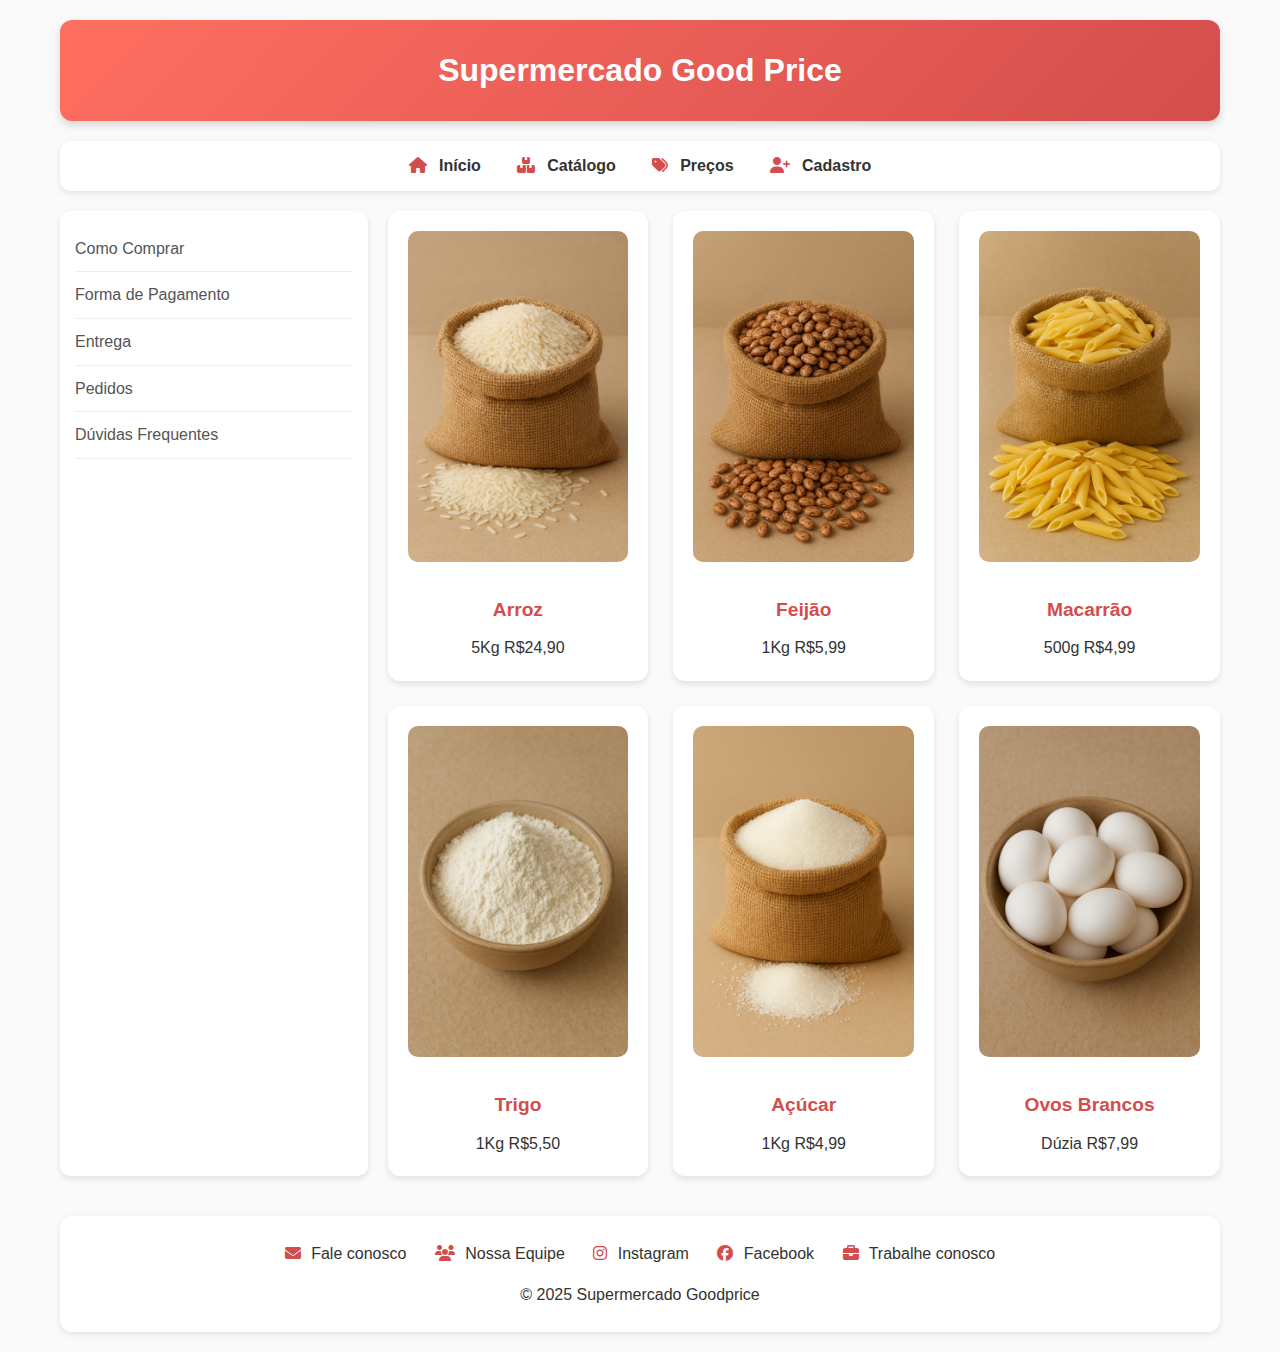
<file: index.html>
<!DOCTYPE html>
<html lang="pt-br">

<head>
    <meta charset="UTF-8">
    <meta name="viewport" content="width=device-width, initial-scale=1.0">

    <meta name="description" content="Site destinado a venda de produtos alimentícios">
    <meta name="keywords" content="mercado, venda, catálogo, pedido, entrega, arroz, feijão, macarrão, trigo, ovos">

    <title>Supermercado Good Price</title>
    <link rel="stylesheet" href="style.css">
    <link rel="stylesheet" href="https://cdnjs.cloudflare.com/ajax/libs/font-awesome/6.5.0/css/all.min.css">
</head>

<body>
    <div class="container">

        <header>
            <h1>Supermercado Good Price</h1>
        </header>


        <nav>
            <ul>
                <li><a href="index.html"><i class="fas fa-home"></i> Início</a></li>
                <li><a href="catalogo.html"><i class="fas fa-boxes"></i> Catálogo</a></li>
                <li><a href="precos.html"><i class="fas fa-tags"></i> Preços</a></li>
                <li><a href="cadastro.html"><i class="fas fa-user-plus"></i> Cadastro</a></li>
            </ul>
        </nav>


        <div class="conteudo">


            <aside>
                <div class="barra__lateral">
                    <a href="">Como Comprar</a>
                    <a href="">Forma de Pagamento</a>
                    <a href="">Entrega</a>
                    <a href="">Pedidos</a>
                    <a href="">Dúvidas Frequentes</a>
                </div>
            </aside>


            <main class="principal">

                <section class="catalogo">

                    <article>
                        <img src="assets/imagem arroz.png" width="250" height="250" alt="saco de arroz">
                        <h3>Arroz</h3>
                        <p>5Kg R$24,90</p>
                    </article>

                    <article>
                        <img src="assets/imagem feijao.png" width="250" height="250" alt="saco de feijão">
                        <h3>Feijão</h3>
                        <p>1Kg R$5,99</p>
                    </article>

                    <article>
                        <img src="assets/imagem macarrao.png" width="250" height="250" alt="macarrão cru">
                        <h3>Macarrão</h3>
                        <p>500g R$4,99</p>
                    </article>

                    <article>
                        <img src="assets/imagem trigo moido.png" width="250" height="250" alt="tigela com trigo moído">
                        <h3>Trigo</h3>
                        <p>1Kg R$5,50</p>
                    </article>

                    <article>
                        <img src="assets/imagem acucar.png" width="250" height="250" alt="macarrão cru">
                        <h3>Açúcar</h3>
                        <p>1Kg R$4,99</p>
                    </article>

                    <article>
                        <img src="assets/imagem ovos brancos.png" width="250" height="250" alt="ovos brancos em tigela">
                        <h3>Ovos Brancos</h3>
                        <p>Dúzia R$7,99</p>
                    </article>

                </section>

            </main>
        </div>


        <footer>
            <section class="footer__top">
                <a href=""><i class="fas fa-envelope"></i> Fale conosco</a>
                <a href=""><i class="fas fa-users"></i> Nossa Equipe</a>
                <a href=""><i class="fab fa-instagram"></i> Instagram</a>
                <a href=""><i class="fab fa-facebook"></i> Facebook</a>
                <a href=""><i class="fas fa-briefcase"></i> Trabalhe conosco</a>
            </section>
            <section>
                <p>&copy; 2025 Supermercado Goodprice</p>
            </section>
        </footer>

    </div>
</body>

</html>
</file>
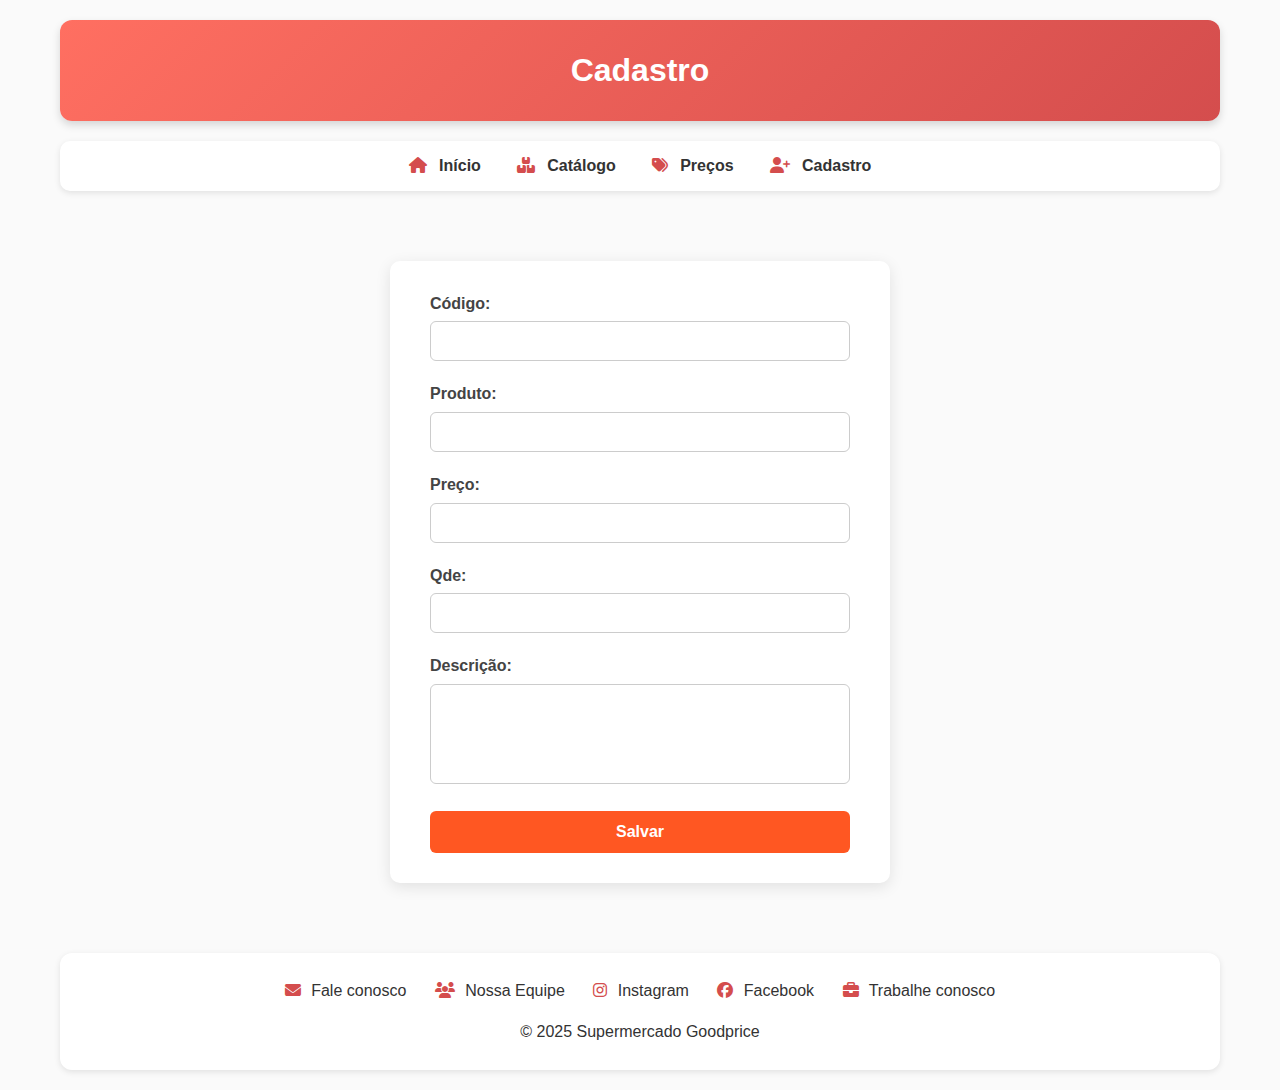
<file: cadastro.html>
<!DOCTYPE html>
<html lang="pt-br">

<head>
    <meta charset="UTF-8">
    <meta name="viewport" content="width=device-width, initial-scale=1.0">
    <title>Cadastro de Produtos</title>
    <link rel="stylesheet" href="style.css">
    <link rel="stylesheet" href="https://cdnjs.cloudflare.com/ajax/libs/font-awesome/6.5.0/css/all.min.css">
</head>

<body>

    <div class="container">

        <header>
            <h1>Cadastro</h1>
        </header>

        <nav>
            <ul>
                <li><a href="index.html"><i class="fas fa-home"></i> Início</a></li>
                <li><a href="catalogo.html"><i class="fas fa-boxes"></i> Catálogo</a></li>
                <li><a href="precos.html"><i class="fas fa-tags"></i> Preços</a></li>
                <li><a href="cadastro.html"><i class="fas fa-user-plus"></i> Cadastro</a></li>
            </ul>
        </nav>



        <div class="formulario">
            <form action="">

                <label for="codigo">Código:</label>
                <input type="number" id="codigo" name="codigo">

                <label for="produto">Produto:</label>
                <input type="text" id="produto" name="produto">

                <label for="preco">Preço:</label>
                <input type="number" id="preco" name="preco" step="0.01">

                <label for="quantidade">Qde:</label>
                <input type="number" id="quantidade" name="quantidade">

                <label for="descricao">Descrição:</label>
                <textarea name="descricao" id="descricao" cols="30"></textarea>

                <button type="submit">Salvar</button>
            </form>

           
        </div>
         <footer>
                <section class="footer__top">
                    <a href=""><i class="fas fa-envelope"></i> Fale conosco</a>
                    <a href=""><i class="fas fa-users"></i> Nossa Equipe</a>
                    <a href=""><i class="fab fa-instagram"></i> Instagram</a>
                    <a href=""><i class="fab fa-facebook"></i> Facebook</a>
                    <a href=""><i class="fas fa-briefcase"></i> Trabalhe conosco</a>
                </section>
                <section>
                    <p>&copy; 2025 Supermercado Goodprice</p>
                </section>
            </footer>
    </div>
</body>

</html>
</file>
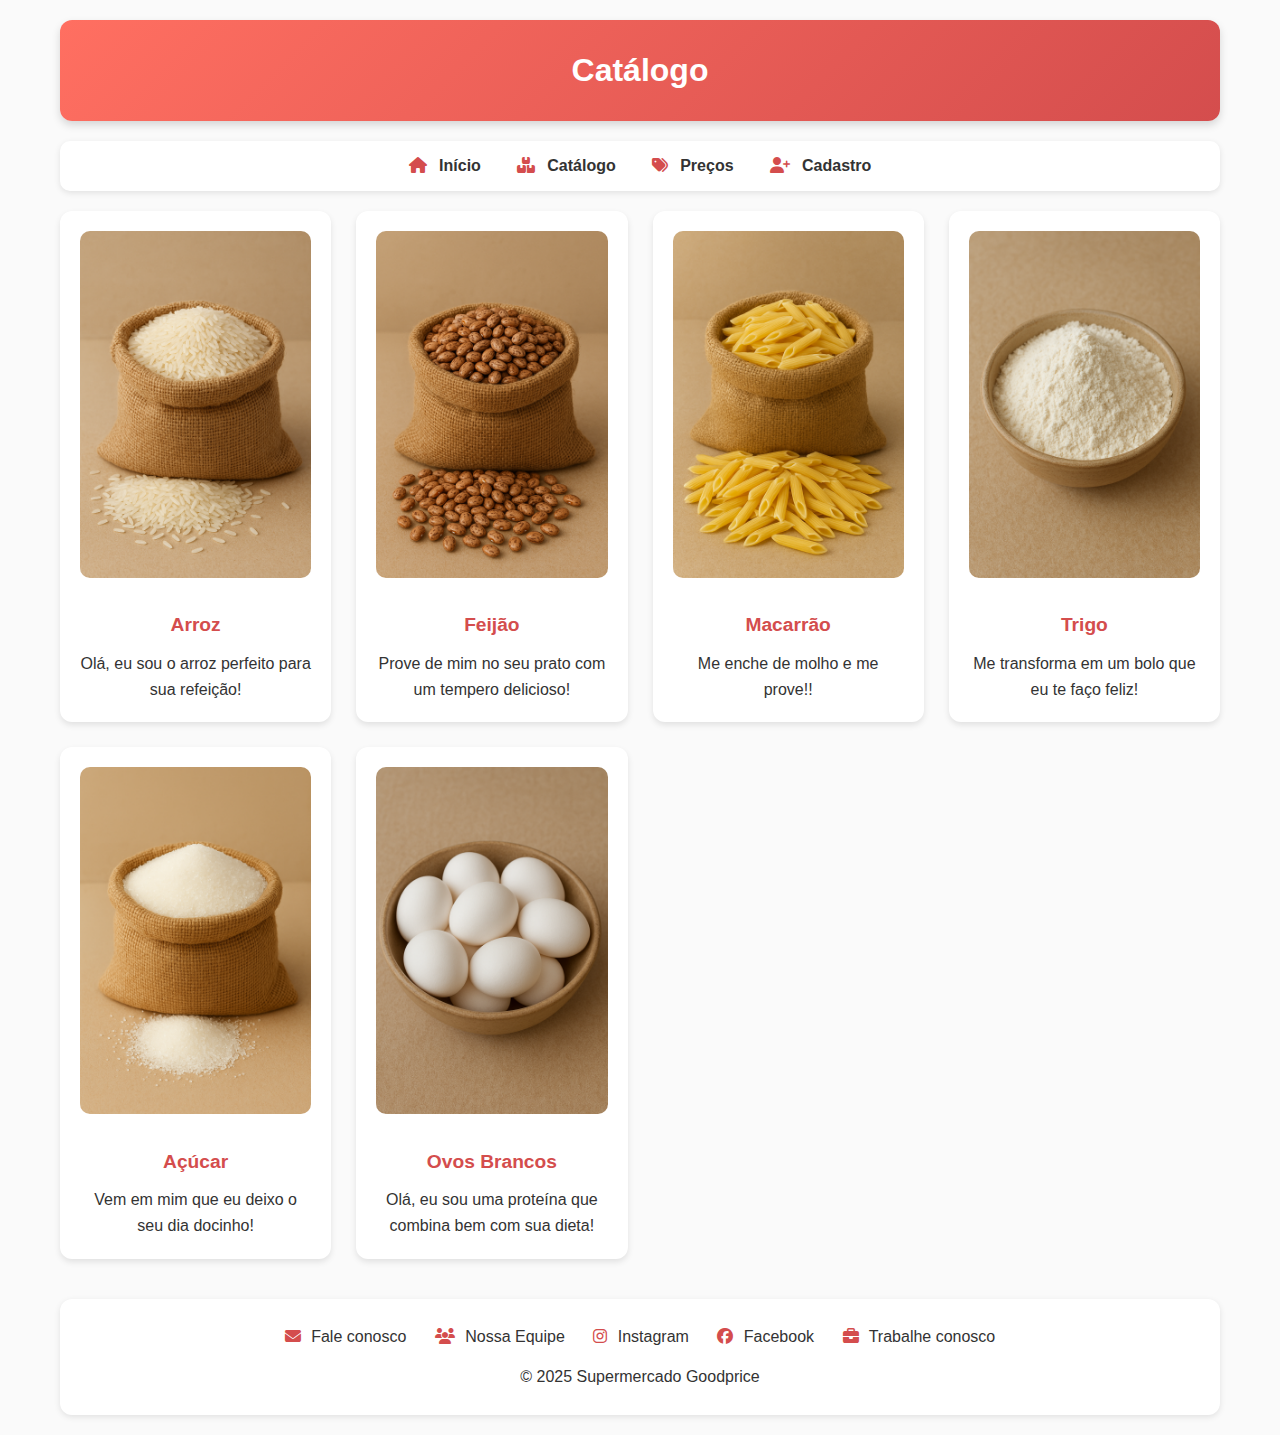
<file: catalogo.html>
<!DOCTYPE html>
<html lang="pt-br">

<head>
    <meta charset="UTF-8">
    <meta name="viewport" content="width=device-width, initial-scale=1.0">

    <meta name="description" content="Site destinado a venda de produtos alimentícios">
    <meta name="keywords" content="mercado, venda, catálogo, pedido, entrega, arroz, feijão, macarrão, trigo, ovos">

    <title>Supermercado Bom Preço</title>
    <link rel="stylesheet" href="style.css">
    <link rel="stylesheet" href="https://cdnjs.cloudflare.com/ajax/libs/font-awesome/6.5.0/css/all.min.css">
</head>

<body>
    <div class="container">

        <header>
            <h1>Catálogo</h1>
        </header>


        <nav>
            <ul>
                <li><a href="index.html"><i class="fas fa-home"></i> Início</a></li>
                <li><a href="catalogo.html"><i class="fas fa-boxes"></i> Catálogo</a></li>
                <li><a href="precos.html"><i class="fas fa-tags"></i> Preços</a></li>
                <li><a href="cadastro.html"><i class="fas fa-user-plus"></i> Cadastro</a></li>
            </ul>
        </nav>


        <div class="conteudo">




            <main class="principal">

                <section class="catalogo">

                    <article>
                        <img src="assets/imagem arroz.png" width="250" height="250" alt="saco de arroz">
                        <h3>Arroz</h3>
                        <p>Olá, eu sou o arroz perfeito para sua refeição!</p>
                    </article>

                    <article>
                        <img src="assets/imagem feijao.png" width="250" height="250" alt="saco de feijão">
                        <h3>Feijão</h3>
                        <p>Prove de mim no seu prato com um tempero delicioso!</p>
                    </article>

                    <article>
                        <img src="assets/imagem macarrao.png" width="250" height="250" alt="macarrão cru">
                        <h3>Macarrão</h3>
                        <p>Me enche de molho e me prove!!</p>
                    </article>

                    <article>
                        <img src="assets/imagem trigo moido.png" width="250" height="250" alt="tigela com trigo moído">
                        <h3>Trigo</h3>
                        <p>Me transforma em um bolo que eu te faço feliz!</p>
                    </article>

                    <article>
                        <img src="assets/imagem acucar.png" width="250" height="250" alt="macarrão cru">
                        <h3>Açúcar</h3>
                        <p>Vem em mim que eu deixo o seu dia docinho!</p>
                    </article>

                    <article>
                        <img src="assets/imagem ovos brancos.png" width="250" height="250" alt="ovos brancos em tigela">
                        <h3>Ovos Brancos</h3>
                        <p>Olá, eu sou uma proteína que combina bem com sua dieta!</p>
                    </article>

                </section>

            </main>
        </div>


        <footer>
            <section class="footer__top">
                <a href=""><i class="fas fa-envelope"></i> Fale conosco</a>
                <a href=""><i class="fas fa-users"></i> Nossa Equipe</a>
                <a href=""><i class="fab fa-instagram"></i> Instagram</a>
                <a href=""><i class="fab fa-facebook"></i> Facebook</a>
                <a href=""><i class="fas fa-briefcase"></i> Trabalhe conosco</a>
            </section>
            <section>
                <p>&copy; 2025 Supermercado Goodprice</p>
            </section>
        </footer>

    </div>
</body>

</html>
</file>
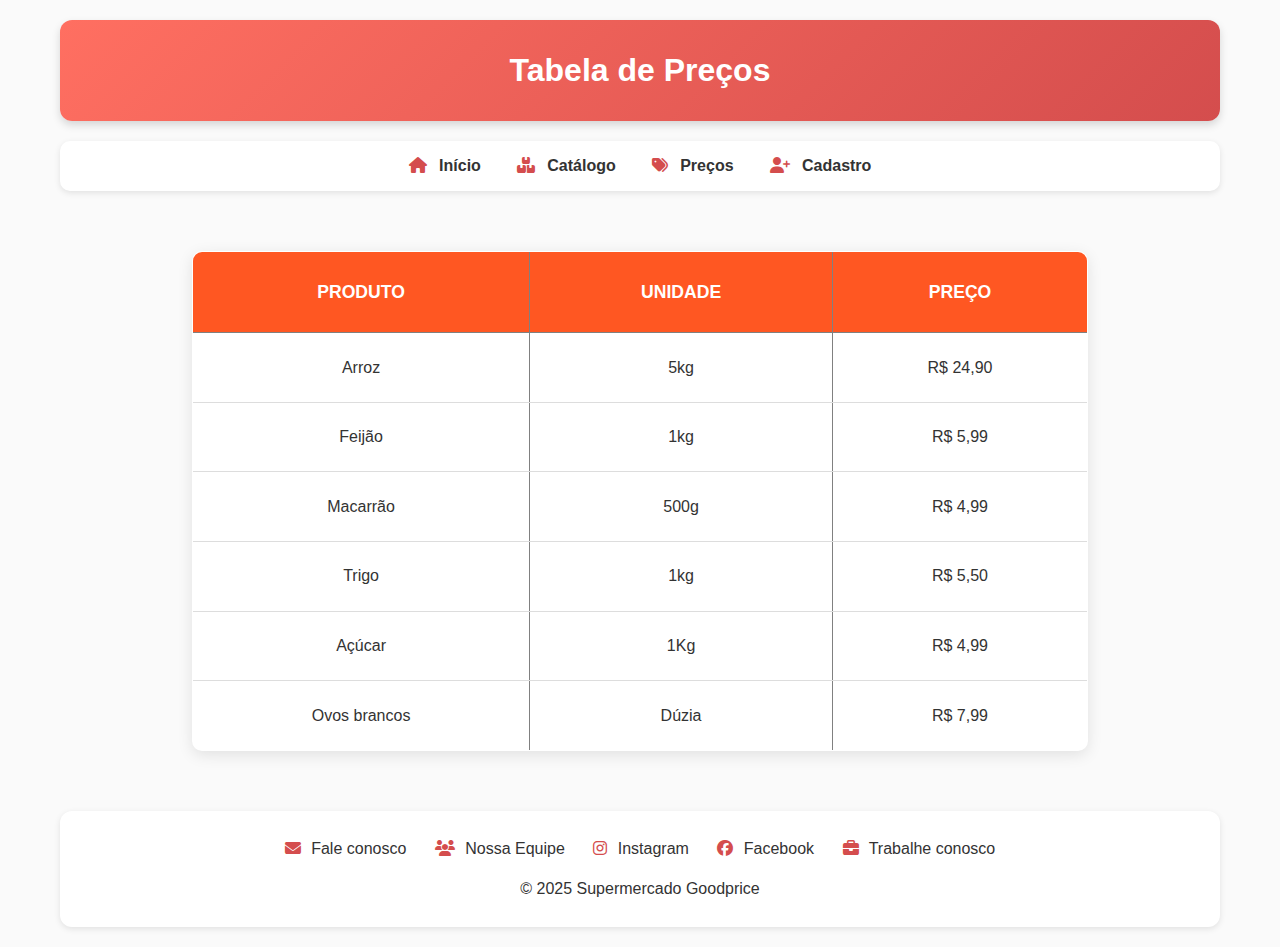
<file: precos.html>
<!DOCTYPE html>
<html lang="pt-br">

<head>
    <meta charset="UTF-8">
    <meta name="viewport" content="width=device-width, initial-scale=1.0">

    <meta name="description" content="Site destinado a venda de produtos alimentícios">
    <meta name="keywords" content="mercado, venda, catálogo, pedido, entrega, arroz, feijão, macarrão, trigo, ovos">

    <title>Tabela de Preços</title>

    <link rel="stylesheet" href="style.css">
    <link rel="stylesheet" href="https://cdnjs.cloudflare.com/ajax/libs/font-awesome/6.5.0/css/all.min.css">
</head>

<body>

    <div class="container">

        <header>
            <h1>Tabela de Preços</h1>
        </header>

        <nav>
            <ul>
                <li><a href="index.html"><i class="fas fa-home"></i> Início</a></li>
                <li><a href="catalogo.html"><i class="fas fa-boxes"></i> Catálogo</a></li>
                <li><a href="precos.html"><i class="fas fa-tags"></i> Preços</a></li>
                <li><a href="cadastro.html"><i class="fas fa-user-plus"></i> Cadastro</a></li>
            </ul>
        </nav>



        <div class="tabela__preco">
            <table border="1" width="800px" height="500px">
                <tr>
                    <th>Produto</th>
                    <th>Unidade</th>
                    <th>Preço</th>
                </tr>

                <tr>
                    <td>Arroz</td>
                    <td>5kg</td>
                    <td>R$ 24,90</td>
                </tr>

                <tr>
                    <td>Feijão</td>
                    <td>1kg</td>
                    <td>R$ 5,99</td>
                </tr>

                <tr>
                    <td>Macarrão</td>
                    <td>500g</td>
                    <td>R$ 4,99</td>
                </tr>

                <tr>
                    <td>Trigo</td>
                    <td>1kg</td>
                    <td>R$ 5,50</td>
                </tr>

                 <tr>
                    <td>Açúcar</td>
                    <td>1Kg</td>
                    <td>R$ 4,99</td>
                </tr>

                <tr>
                    <td>Ovos brancos</td>
                    <td>Dúzia</td>
                    <td>R$ 7,99</td>
                </tr>
            </table>

        </div>

        <footer>
            <section class="footer__top">
                <a href=""><i class="fas fa-envelope"></i> Fale conosco</a>
                <a href=""><i class="fas fa-users"></i> Nossa Equipe</a>
                <a href=""><i class="fab fa-instagram"></i> Instagram</a>
                <a href=""><i class="fab fa-facebook"></i> Facebook</a>
                <a href=""><i class="fas fa-briefcase"></i> Trabalhe conosco</a>
            </section>

            <section>
                <p>&copy; 2025 Supermercado Goodprice</p>
            </section>
        </footer>
    </div>

</body>

</html>
</file>
<file: style.css>
* {
    margin: 0;
    padding: 0;
    box-sizing: border-box;
}

body {
    font-family: 'Segoe UI', Arial, sans-serif;
    line-height: 1.6;
    background-color: #fafafa;
    color: #333;
}

.container {
    max-width: 1200px;
    margin: 0 auto;/* Margem automática (responsividade)*/
    padding: 20px;
}


header {
    text-align: center;
    background: linear-gradient(135deg, #ff6f61, #d44d4d);/*Cor de fundo gradiente no cabeçalho*/
    color: #fff;
    padding: 25px;
    border-radius: 12px;
    box-shadow: 0 4px 8px rgba(0,0,0,0.15);/*Sombreamento abaixo do background cabeçalho( 0=H,4px=V 8px=Desfoque)*/
}


nav ul {
    display: flex;
    justify-content: center;
    list-style: none;
    margin: 20px 0;
    padding: 12px;
    background-color: #fff;
    border-radius: 10px;
    box-shadow: 0 2px 6px rgba(0,0,0,0.1);/*Sombreamento abaixo do background do navegador( 0=H,4px=V 8px=Desfoque)*/
}

nav ul li {
    margin: 0 18px;
}

nav ul li a {
    text-decoration: none;
    color: #333;
    font-weight: 600;
    
}

nav ul li a i {
    margin-right: 8px;
    color: #d44d4d;
}

nav ul li a:hover {
    color: #d44d4d;
}

/* Layout principal */
.conteudo {
    display: flex;
    gap: 20px;
    margin: 20px 0;
}

aside {
    flex: 1;
    background-color: #fff;
    padding: 15px;
    border-radius: 10px;
    box-shadow: 0 3px 6px rgba(0,0,0,0.1);
}

.barra__lateral a {
    display: block;
    padding: 10px 0;
    color: #555;
    text-decoration: none;
    border-bottom: 1px solid #eee;/*Insere borda inferior nas palavras do aside sendo 1px a espessura*/
   
}

.barra__lateral a:hover {
    color: #d44d4d;
}


.principal {
    flex: 3;/*Extende o tamanho do menu principal em relaçao ao aside*/
}

/* Catálogo em grid */
.catalogo {
    display: grid;/*Grade*/
    grid-template-columns: repeat(auto-fit, minmax(250px, 1fr));/*Tranf em colunas e quadros de 250px*/
    gap: 25px;/*Espaçamento entre as grades*/
}

.catalogo article {
    background-color: #fff;
    padding: 20px;
    text-align: center;
    border-radius: 12px;
    box-shadow: 0 3px 6px rgba(0,0,0,0.1);/*Sombreamento sendo ( H = 0, V = 4px e Desfoque = 8px)*/
    transition: transform 0.2s ease, box-shadow 0.2s ease; /*Suavisa a transição para( transform: translateY(-5px);)    */
}

.catalogo article:hover {
    transform: translateY(-5px);/* Desloca um elemento 5 pixels para cima na página, na direção vertical (eixo Y),*/
    box-shadow: 0 6px 12px rgba(0,0,0,0.2);/*Sombreamento sendo ( H = 0, V = 4px e Desfoque = 8px)*/
}

.catalogo img {
    border-radius: 10px;
    max-width: 100%;/*Largura maxima*/
    height: auto;/*Altura automatica(Melhora a responsividade)*/
    margin-bottom: 15px;
}

.catalogo h3 {
    margin: 10px 0;
    color: #d44d4d;
    font-size: 1.2rem;
}


footer {
    margin-top: 40px;
    padding: 25px;
    text-align: center;
    background-color: #fff;
    border-radius: 12px;
    box-shadow: 0 2px 6px rgba(0,0,0,0.1);/*Sombreamento sendo ( H = 0, V = 4px e Desfoque = 8px)*/
}

.footer__top {
    margin-bottom: 15px;
}

.footer__top a {
    margin: 0 12px;
    text-decoration: none;
    color: #333;
    font-weight: 500;
    
}

.footer__top a i {
    margin-right: 6px;
    color: #d44d4d;
}

.footer__top a:hover {
    color: #d44d4d;
}



/*-----------------------------------------------------Tabela de preços--------------------------------------------------- */
.tabela__preco {
    display: flex;
    justify-content: center;
    margin: 40px auto;
    padding: 20px;
}

table {
    border-collapse: collapse;
    width: 80%;
    max-width: 900px;
    background: white;
    border-radius: 10px;
    overflow: hidden;
    box-shadow: 0px 4px 15px rgba(0,0,0,0.1);
}

table th {
    background: #ff5722;
    color: white;
    text-transform: uppercase;
    padding: 15px;
    font-size: 1.1rem;
}

table td {
    text-align: center;
    padding: 12px;
    font-size: 1rem;
    border-bottom: 1px solid #ddd;
}

table tr:hover {
    background: #fff3e0;
}

/* Última linha sem borda */
table tr:last-child td {
    border-bottom: none;
}

/* -------------------------------------------------- Formulário de Cadastro --------------------------------------------- */
.formulario {
    display: flex;
    justify-content: center;
    margin: 40px auto;
    padding: 30px;
}

form {
    background: white;
    padding: 30px 40px;
    border-radius: 10px;
    box-shadow: 0px 4px 15px rgba(0,0,0,0.1);
    width: 100%;
    max-width: 500px;
}

/* Labels */
form label {
    display: block;
    font-weight: bold;
    margin-bottom: 5px;
    color: #444;
}

/* Inputs e textarea */
form input, form textarea {
    width: 100%;
    padding: 10px;
    border: 1px solid #ccc;
    border-radius: 6px;
    font-size: 1rem;
    margin-bottom: 20px;
    transition: border 0.3s;
}

form input:focus, form textarea:focus {
    border: 1px solid #ff5722;
    outline: none;
}

/* Textarea */
form textarea {
    resize: none;
    height: 100px;
}

/* Botão */
form button {
    background: #ff5722;
    color: white;
    font-weight: bold;
    border: none;
    padding: 12px 20px;
    border-radius: 6px;
    font-size: 1rem;
    cursor: pointer;
    transition: background 0.3s;
    width: 100%;
}

form button:hover {
    background: #e64a19;
}
</file>
